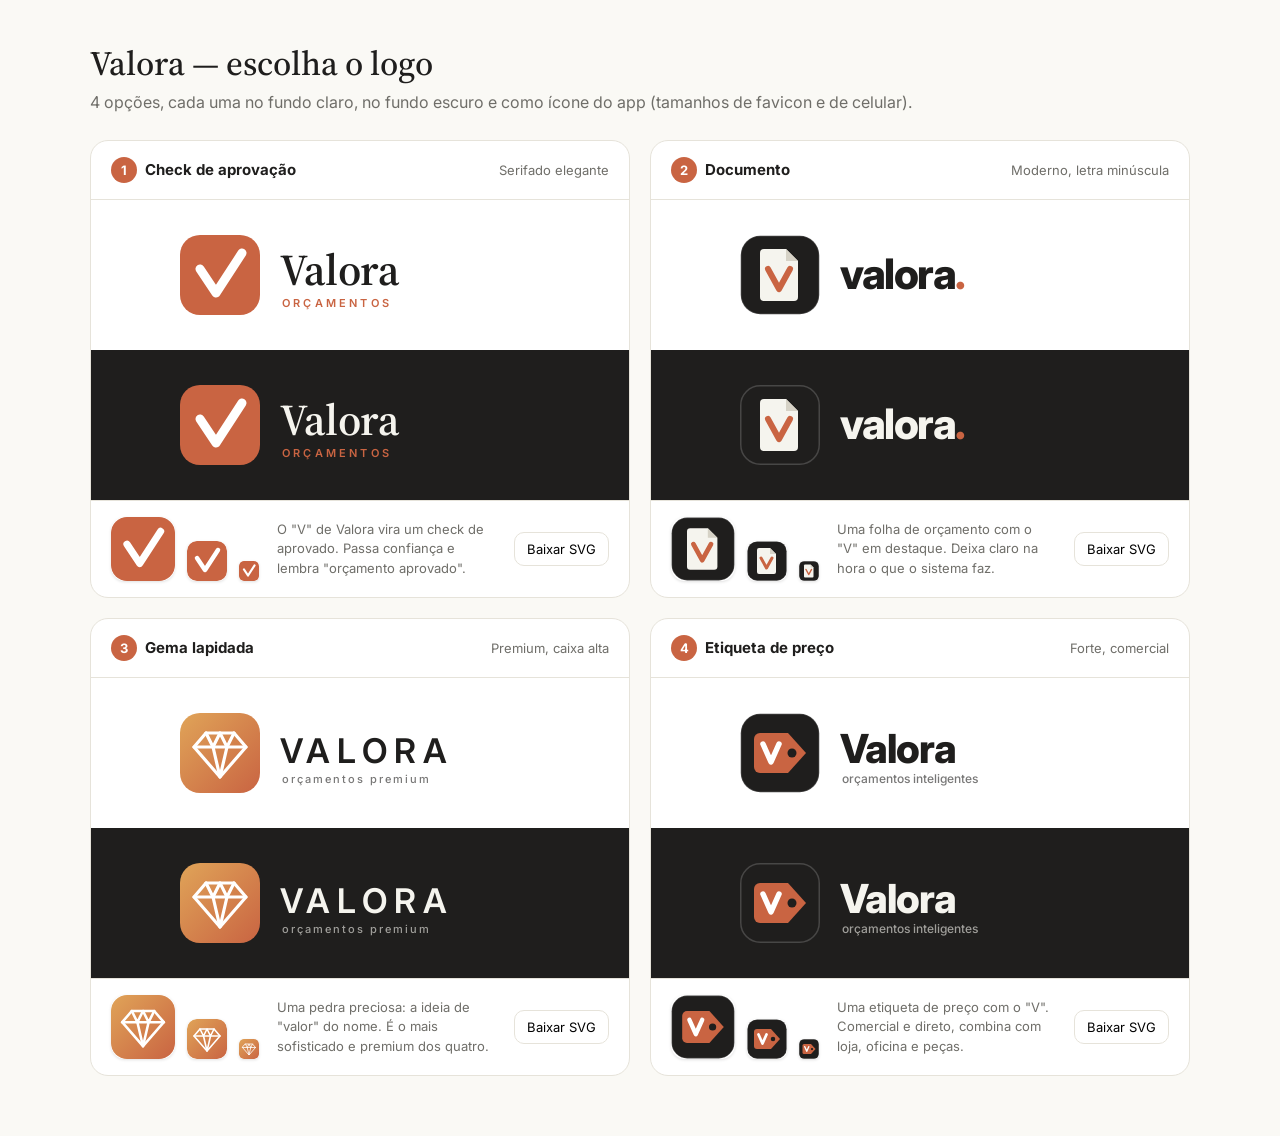
<file: logos/escolher-logo.html>
<!doctype html>
<html lang="pt-BR">
<head>
<meta charset="utf-8">
<meta name="viewport" content="width=device-width, initial-scale=1">
<title>Valora — Logos</title>
<link rel="stylesheet" href="https://fonts.googleapis.com/css2?family=Inter:wght@400;500;600;700;800&family=Source+Serif+4:opsz,wght@8..60,500;8..60,600&display=swap">
<style>
  :root{--bg:#FAF9F5;--card:#fff;--txt:#1F1E1D;--muted:#6F6E69;--line:#E6E3DA;--acc:#C96442}
  *{box-sizing:border-box}
  body{margin:0;background:var(--bg);color:var(--txt);font-family:Inter,system-ui,sans-serif;padding:40px 24px 60px}
  header{max-width:1100px;margin:0 auto 28px}
  h1{font-family:"Source Serif 4",Georgia,serif;font-weight:500;font-size:34px;margin:0 0 6px}
  header p{color:var(--muted);margin:0}
  .grade{max-width:1100px;margin:0 auto;display:grid;grid-template-columns:repeat(auto-fit,minmax(480px,1fr));gap:20px}
  .card{background:var(--card);border:1px solid var(--line);border-radius:18px;overflow:hidden}
  .topo{display:flex;justify-content:space-between;align-items:center;padding:16px 20px;border-bottom:1px solid var(--line)}
  .topo b{font-size:15px}
  .topo span{color:var(--muted);font-size:13px}
  .topo .num{color:#fff;font-size:13px}
  .num{display:inline-flex;width:26px;height:26px;border-radius:50%;background:var(--acc);color:#fff;align-items:center;justify-content:center;font-size:13px;font-weight:700;margin-right:8px}
  .claro,.escuro{display:flex;align-items:center;justify-content:center;padding:34px 20px;min-height:150px}
  .claro{background:#fff;color:#1F1E1D}
  .escuro{background:#1F1E1D;color:#F5F4EE}
  .claro svg,.escuro svg{width:100%;max-width:360px;height:auto}
  .rod{display:flex;align-items:center;gap:18px;padding:16px 20px;border-top:1px solid var(--line);flex-wrap:wrap}
  .icones{display:flex;align-items:flex-end;gap:12px}
  .icones svg{display:block;border-radius:22%;box-shadow:0 1px 3px rgba(0,0,0,.12)}
  .rod p{flex:1;min-width:180px;margin:0;color:var(--muted);font-size:13px;line-height:1.5}
  .rod button{border:1px solid var(--line);background:#fff;border-radius:10px;padding:8px 12px;font:inherit;font-size:13px;cursor:pointer}
  .rod button:hover{border-color:var(--acc);color:var(--acc)}
  @media (max-width:560px){.grade{grid-template-columns:1fr}body{padding:24px 16px}}
</style>
</head>
<body>
<header>
  <h1>Valora — escolha o logo</h1>
  <p>4 opções, cada uma no fundo claro, no fundo escuro e como ícone do app (tamanhos de favicon e de celular).</p>
</header>
<div class="grade" id="grade"></div>

<script>
const TERRA = '#C96442', AMBAR = '#E0A458', ESCURO = '#1F1E1D';

/* ---------- Ícones (80x80) ---------- */
const ICONES = {
  // 1. V que vira um "check" de aprovado
  check: `
    <rect width="80" height="80" rx="20" fill="${TERRA}"/>
    <path d="M20 34 L36 58 L62 18" fill="none" stroke="#fff" stroke-width="9" stroke-linecap="round" stroke-linejoin="round"/>`,
  // 2. Documento com V
  documento: `
    <rect x="0.75" y="0.75" width="78.5" height="78.5" rx="19.5" fill="${ESCURO}" stroke="#ffffff" stroke-opacity=".18" stroke-width="1.5"/>
    <path d="M24 14 H46 L58 26 V62 a4 4 0 0 1 -4 4 H24 a4 4 0 0 1 -4 -4 V18 a4 4 0 0 1 4 -4 Z" fill="#F5F4EE"/>
    <path d="M46 14 V26 H58 Z" fill="#D6D2C6"/>
    <path d="M28 34 L39 54 L50 34" fill="none" stroke="${TERRA}" stroke-width="6" stroke-linecap="round" stroke-linejoin="round"/>`,
  // 3. Gema lapidada (valor)
  gema: `
    <defs><linearGradient id="g3" x1="0" y1="0" x2="1" y2="1"><stop offset="0" stop-color="${AMBAR}"/><stop offset="1" stop-color="${TERRA}"/></linearGradient></defs>
    <rect width="80" height="80" rx="20" fill="url(#g3)"/>
    <g fill="none" stroke="#fff" stroke-width="3.2" stroke-linejoin="round" stroke-linecap="round">
      <path d="M26 20 H54 L66 34 L40 64 L14 34 Z"/>
      <path d="M14 34 H66"/>
      <path d="M26 20 L33 34 L40 20 L47 34 L54 20"/>
      <path d="M33 34 L40 64 L47 34"/>
    </g>`,
  // 4. Etiqueta de preço com V
  etiqueta: `
    <rect x="0.75" y="0.75" width="78.5" height="78.5" rx="19.5" fill="${ESCURO}" stroke="#ffffff" stroke-opacity=".18" stroke-width="1.5"/>
    <path d="M14 26 a6 6 0 0 1 6 -6 H48 L66 40 L48 60 H20 a6 6 0 0 1 -6 -6 Z" fill="${TERRA}"/>
    <circle cx="52" cy="40" r="4.5" fill="${ESCURO}"/>
    <path d="M23 31 L31 49 L39 31" fill="none" stroke="#fff" stroke-width="5.5" stroke-linecap="round" stroke-linejoin="round"/>`
};

/* ---------- Logos completos (ícone + nome) ---------- */
const LOGOS = [
  { id:'check', nome:'Check de aprovação', estilo:'Serifado elegante',
    sobre:'O "V" de Valora vira um check de aprovado. Passa confiança e lembra "orçamento aprovado".',
    texto: `<text x="100" y="50" font-family="'Source Serif 4', Georgia, serif" font-size="44" font-weight="600" fill="currentColor" letter-spacing="-0.5">Valora</text>
            <text x="102" y="72" font-family="Inter, sans-serif" font-size="11" font-weight="600" fill="${TERRA}" letter-spacing="3.2">ORÇAMENTOS</text>` },
  { id:'documento', nome:'Documento', estilo:'Moderno, letra minúscula',
    sobre:'Uma folha de orçamento com o "V" em destaque. Deixa claro na hora o que o sistema faz.',
    texto: `<text x="100" y="54" font-family="Inter, sans-serif" font-size="42" font-weight="800" fill="currentColor" letter-spacing="-1.5">valora<tspan fill="${TERRA}">.</tspan></text>` },
  { id:'gema', nome:'Gema lapidada', estilo:'Premium, caixa alta',
    sobre:'Uma pedra preciosa: a ideia de "valor" do nome. É o mais sofisticado e premium dos quatro.',
    texto: `<text x="100" y="50" font-family="Inter, sans-serif" font-size="34" font-weight="600" fill="currentColor" letter-spacing="7">VALORA</text>
            <text x="102" y="70" font-family="Inter, sans-serif" font-size="11" font-weight="500" fill="currentColor" opacity=".6" letter-spacing="2">orçamentos premium</text>` },
  { id:'etiqueta', nome:'Etiqueta de preço', estilo:'Forte, comercial',
    sobre:'Uma etiqueta de preço com o "V". Comercial e direto, combina com loja, oficina e peças.',
    texto: `<text x="100" y="50" font-family="Inter, sans-serif" font-size="40" font-weight="800" fill="currentColor" letter-spacing="-1">Valora</text>
            <text x="102" y="70" font-family="Inter, sans-serif" font-size="12" font-weight="500" fill="currentColor" opacity=".6">orçamentos inteligentes</text>` }
];

const svgLogo = l => `<svg xmlns="http://www.w3.org/2000/svg" viewBox="0 0 360 80" role="img" aria-label="Valora">${ICONES[l.id]}${l.texto}</svg>`;
const svgIcone = (id, t) => `<svg xmlns="http://www.w3.org/2000/svg" viewBox="0 0 80 80" width="${t}" height="${t}">${ICONES[id]}</svg>`;

const $grade = document.getElementById('grade');
$grade.innerHTML = LOGOS.map((l, i) => `
  <section class="card">
    <div class="topo"><b><span class="num">${i + 1}</span>${l.nome}</b><span>${l.estilo}</span></div>
    <div class="claro">${svgLogo(l)}</div>
    <div class="escuro">${svgLogo(l)}</div>
    <div class="rod">
      <div class="icones">${svgIcone(l.id, 64)}${svgIcone(l.id, 40)}${svgIcone(l.id, 20)}</div>
      <p>${l.sobre}</p>
      <button data-i="${i}">Baixar SVG</button>
    </div>
  </section>`).join('');

document.querySelectorAll('button[data-i]').forEach(b => b.onclick = () => {
  const l = LOGOS[+b.dataset.i];
  const svg = svgLogo(l).replace(/currentColor/g, ESCURO);
  const a = document.createElement('a');
  a.href = URL.createObjectURL(new Blob([svg], {type:'image/svg+xml'}));
  a.download = `valora-logo-${b.dataset.i * 1 + 1}-${l.id}.svg`; a.click();
});
</script>
</body>
</html>
</file>
